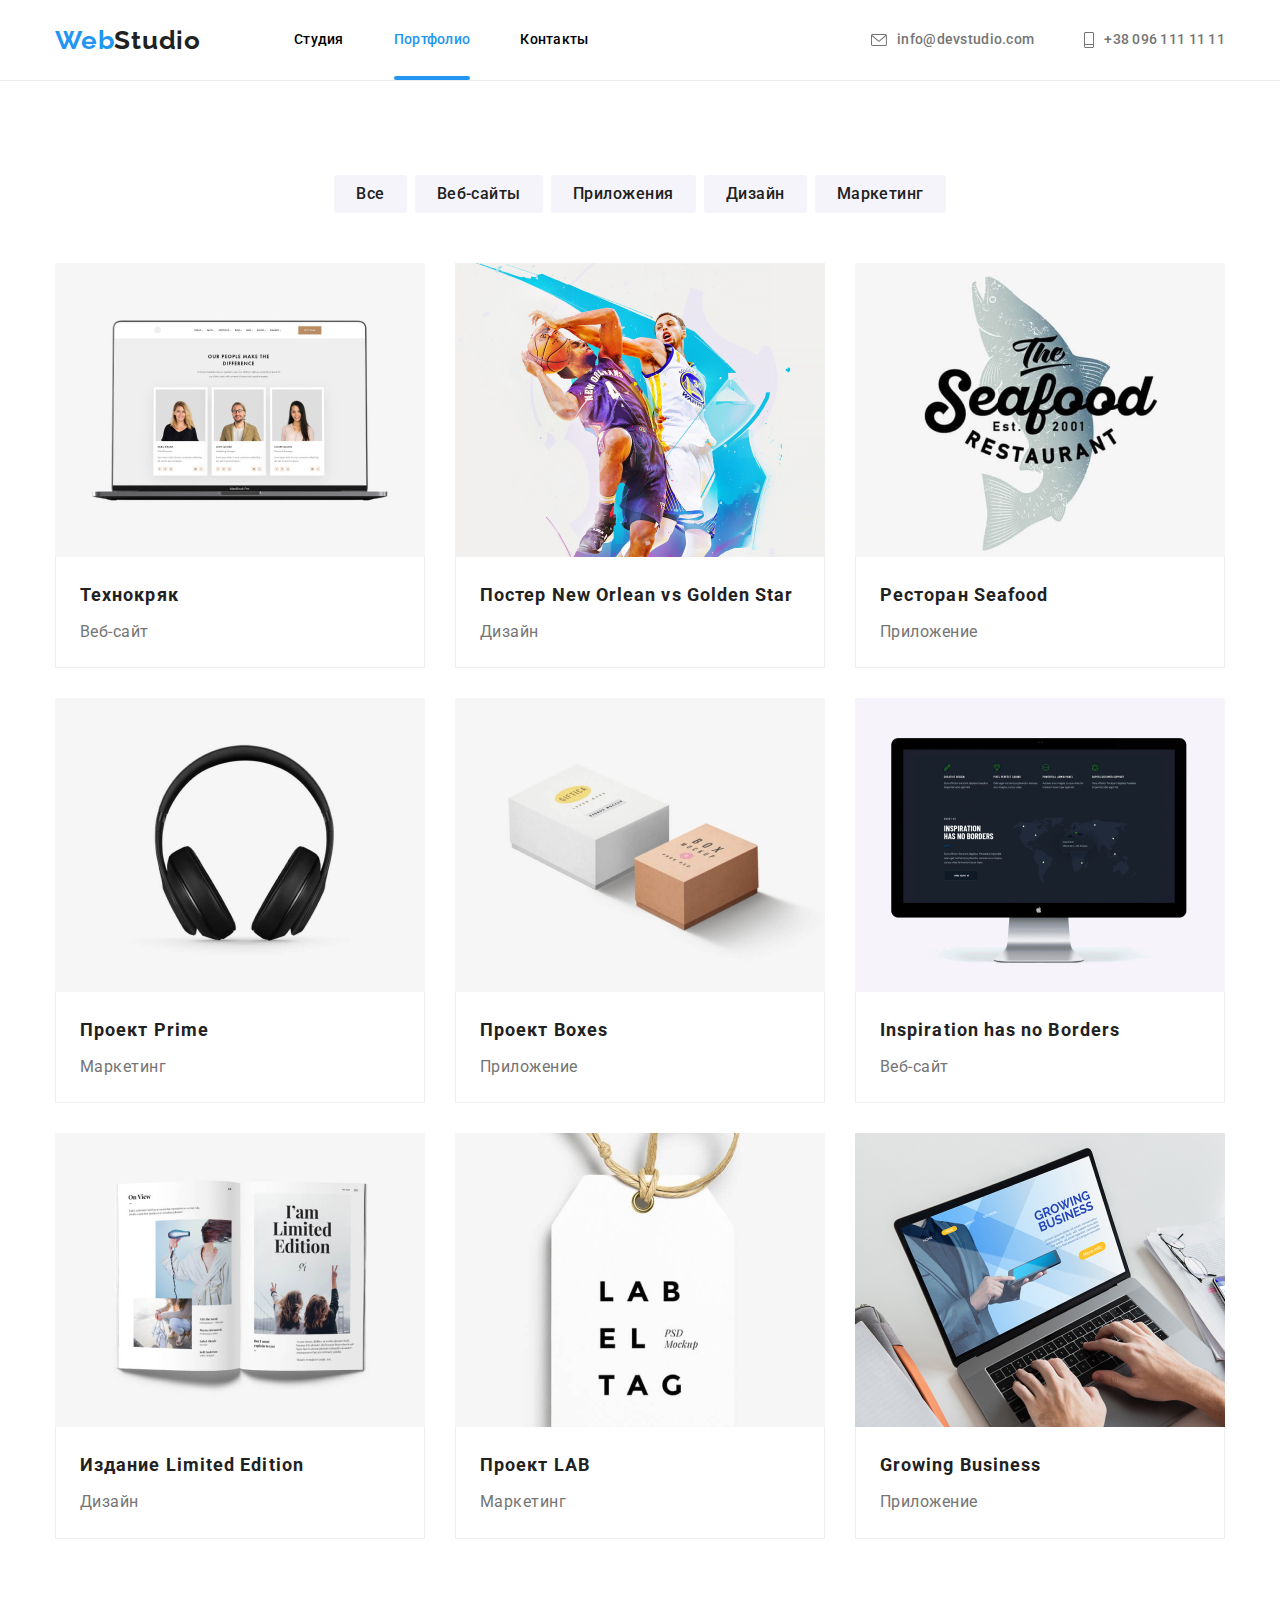
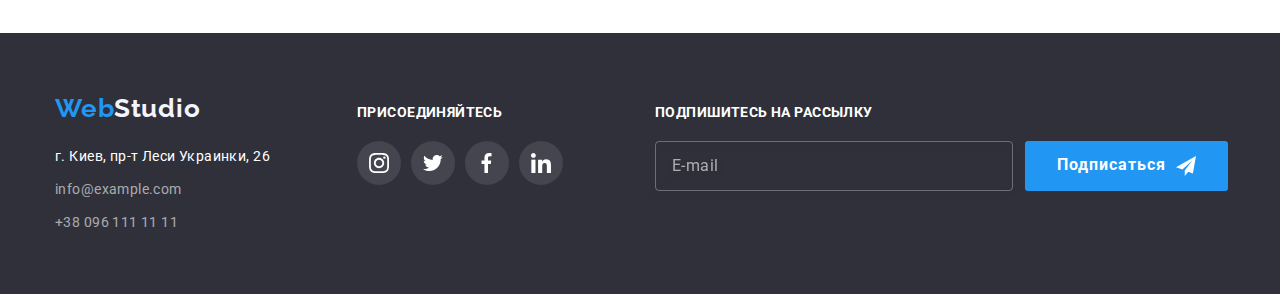
<file: portfolio.html>
<!DOCTYPE html>
<html lang="ru">

<head>
    <meta charset="UTF-8">
    <meta http-equiv="X-UA-Compatible" content="IE=edge">
    <meta name="viewport" content="width=device-width, initial-scale=1.0">
    <title>portfolio</title>
    <link
        href="https://fonts.googleapis.com/css2?family=Raleway:wght@700&family=Roboto:wght@400;500;700;900&display=swap"
        rel="stylesheet">
    <!-- <link rel="stylesheet" href="https://cdnjs.cloudflare.com/ajax/libs/modern-normalize/1.1.0/modern-normalize.min.css"> -->
    <!-- <link rel="stylesheet" href="./css/style.css"> -->
    <link rel="stylesheet" href="./css/main.min.css">
</head>

<body>

    <!-- Шапка сайта-->
    <header class="header">
        <div class="container headers">
            <nav class="navigation">
                <a class="logo link" href="index.html" lang="en">Web<span class="logo__black">Studio</span></a>
                <ul class="navigation__list list">
                    <li class="navigation__item">
                        <a class="navigation__link link" href="./index.html">Студия</a>
                    </li>
                    <li class="navigation__item">
                        <a class="navigation__link navigation__link--current" href="./portfolio.html">Портфолио</a>
                    </li>
                    <li class="navigation__item"><a class="navigation__link link" href="">Контакты</a></li>
                </ul>
            </nav>
            <ul class="contact__list list">
                <li class="contact__item">
                    <a class="contact__link contact__link-mail link" href="mailto:info@devstudio.com">
                        <svg class="contact__icon contact__icon-mail" width="16" height="12">
                            <use href="./images/icons.svg/contact.svg#massage"></use>
                        </svg>
                        info@devstudio.com</a>
                </li>
                <li class="contact__item">
                    <a class="contact__link contact__link-phone link" href="tel:+380961111111">
                        <svg class="contact__icon contact__icon-phone" width="10" height="16">
                            <use href="./images/icons.svg/contact.svg#telefon"></use>
                        </svg>+38 096 111 11 11</a>
                </li>
            </ul>
            <button type="button" class="menu-button menu-toggle js-open-menu" aril-expanded="false"
                aria-controls="mobile-menu">
                <svg class="mobile-menu__icon" width="40" height="40" aria-label="Переключатель мобильного меню">
                    <use href="./images/icons.svg/telefon-menu.svg#menu_24px"></use>
                    <!-- <use class="icon-menu" href="./images/icons.svg/telefon-menu.svg#menu"></use> -->
                </svg>
            </button>
        </div>
        <!--Mobile menu-->

        <div class="menu-container js-menu-container" id="mobile-menu">
            <button type="button" class="menu-button menu-toggle js-close-menu" aria-controls="mobile-menu">
                <svg class="mobile-menu__icon" width="40" height="40" aria-label="Переключатель мобильного меню">
                    <use class="icon-menu-close" href="./images/icons.svg/telefon-menu.svg#close_24px"></use>
                </svg>
            </button>

            <ul class="mobile-menu__nav">
                <li class="mobile-menu__item-nav">
                    <a class="mobile-menu__link-nav" href="./index.html">Студия</a>
                </li>
                <li class="mobile-menu__item-nav">
                    <a class="mobile-menu__link-nav mobile-menu__link-curent" href="./portfolio.html">Портфолио</a>
                </li>
                <li class="mobile-menu__item-nav">
                    <a href="" class="mobile-menu__link-nav">Контакты</a>
                </li>
            </ul>
            <ul class="mobile-menu__contacts">
                <li class="mobile-menu__item-contacts">
                    <a href="tel:+380961111111" class="mobile-menu__link-phone">+38 096 111 11 11</a>
                </li>
                <li class="mobile-menu__item-contacts">
                    <a href="mailto:info@devstudio.com" class="mobile-menu__link-email">info@devstudio.com</a>
                </li>
            </ul>
            <ul class="mobile-menu__socials">
                <li class="mobile-menu__item-socials">
                    <a href="" class="mobile-menu__link-socials" href="#" target="_blank"
                        rel="noopener noreferrer">Instagram</a>
                </li>
                <li class="mobile-menu__item-socials">
                    <a href="" class="mobile-menu__link-socials" href="#" target="_blank"
                        rel="noopener noreferrer">Twitter</a>
                </li>
                <li class="mobile-menu__item-socials">
                    <a href="" class="mobile-menu__link-socials" href="#" target="_blank"
                        rel="noopener noreferrer">Facebook</a>
                </li>
                <li class="mobile-menu__item-socials">
                    <a href="" class="mobile-menu__link-socials" href="#" target="_blank"
                        rel="noopener noreferrer">LinkedIn</a>
                </li>
            </ul>
            <!-- <nav class="main-nav">

                <a href="./index.html">
                    <span class="logo-accent">Web</span>
                    <span class="logo-black">Studio</span>
                </a>

                <ul class="site-nav">
                    <li class="site-nav__item"><a class="site-nav__link" href="./index.html">Студия</a></li>
                    <li class="site-nav__item"><a id="portfolio" class="site-nav__link strip"
                            href="./portfolio.html">Портфолио</a></li>
                    <li class="site-nav__item"><a class="site-nav__link" href="">Контакты</a></li>
                </ul>
            </nav>
            <ul class="contact ">
                <li class="contact__list">
                    <a class="contact__link" href="mailto:info@devstudio.com">
                        <svg class="contact__icon-massage" width="16px" height="12px">
                            <use class="icon-contact " href="./images/icons.svg/contact.svg#massage"></use>
                        </svg>
                        info@devstudio.com
                    </a>
                </li>

                <li class="contact__list">
                    <a class="contact__link" href="tel:+380961111111">
                        <svg class="contact__icon-massage" width="10" height="16px">
                            <use class="icon-contact" href="./images/icons.svg/contact.svg#telefon"></use>
                        </svg>
                        +38 096 111 11 11
                    </a>
                </li>
            </ul> -->
        </div>
    </header>
    <main>
        <!-- Фильтр-->
        <section class="section">
            <div class="container">
                <h1 class="section-title visually-hidden">Фильтр</h1>
                <ul class="filter">
                    <li class="filter__item"><button class="filter__button" type="button">Все</button></li>
                    <li class="filter__item"><button class="filter__button" type="button">Веб-сайты</button></li>
                    <li class="filter__item"><button class="filter__button" type="button">Приложения</button></li>
                    <li class="filter__item"><button class="filter__button" type="button">Дизайн</button></li>
                    <li class="filter__item"><button class="filter__button" type="button">Маркетинг</button></li>
                </ul>



                <ul class="project-list">
                    <li class="project-list__item">
                        <a class="project-list__link" href="./index.html">
                            <div class="project-list__description">

                                <picture>

                                    <source media="(min-width: 1200px)" srcset="
                                            images/images-portfiloi/img1_lg.jpg    1x,
                                            images/images-portfiloi/img1_lg@2x.jpg    2x
                      " type="image/jpg" />

                                    <source media="(min-width: 768px)" srcset="
                                        images/images-portfiloi/img1_md.jpg    1x,
                                        images/images-portfiloi/img1_md@2x.jpg    2x
                      " type="image/jpg" />

                                    <source media="(max-width: 767px    )" srcset="
                                        images/images-portfiloi/img1_sm.jpg    1x,
                                        images/images-portfiloi/img1_sm@2x.jpg    2x
                      " type="image/jpg" />
                                    <img class="project-icon" src="./images/images-portfiloi/1.jpg"
                                        alt="ноутбук с открытым веб-сайтом на котором изображено портфолио трех людей"
                                        width="450" height="294" />
                                </picture>

                                <!-- <img class="project-icon" src="./images/images-portfiloi/1.jpg"
                                alt="Ноутбук с загруженным веб-сайтом" width="370" height="294"> -->
                                <p class="project-list__paragraph">Ресурс предлагает комплексные предложения с разным
                                    уровнем функционала и сервисов. Все это позволит
                                    посетителю получить
                                    исчерпывающие сведения о компании или частном лице.</p>
                            </div>

                            <div class="project-list__text-box">
                                <h2 class="project-list__title">Технокряк</h2>
                                <p class="project-list__text">Веб-сайт</p>
                            </div>
                        </a>
                    </li>

                    <li class="project-list__item">
                        <a class="project-list__link" href="./index.html">
                            <div class="project-list__description">
                                <picture>

                                    <source media="(min-width: 1200px)" srcset="
                                                images/images-portfiloi/img2_lg.jpg 1x,
                                                images/images-portfiloi/img2_lg@2x.jpg    2x
                                                      " type="image/jpg" />

                                    <source media="(min-width: 768px)" srcset="
                                     images/images-portfiloi/img2_md.jpg   1x,
                                     images/images-portfiloi/img2_md@2x.jpg   2x
                                                      " type="image/jpg" />

                                    <source media="(max-width: 767px)" srcset="
                                    images/images-portfiloi/img2_sm.jpg    1x,
                                    images/images-portfiloi/img2_sm@2x.jpg    2x
                                                      " type="image/jpg" />
                                    <img class="project-icon" src="./images/images-portfiloi/2.jpg "
                                        alt="2 баскетбольных игрока" width="450" height="294" />
                                </picture>
                                <!-- <img class="project-icon" src="./images/images-portfiloi/2.jpg"
                                    alt="2 баскетбольных игрока" width="370" height="294"> -->
                                <p class="project-list__paragraph">Ресурс предлагает комплексные предложения с разным
                                    уровнем функционала и сервисов. Все это позволит
                                    посетителю получить
                                    исчерпывающие сведения о компании или частном лице.</p>
                            </div>

                            <div class="project-list__text-box">
                                <h2 class="project-list__title">Постер New Orlean vs Golden Star</h2>
                                <p class="project-list__text">Дизайн</p>
                            </div>
                        </a>
                    </li>

                    <li class="project-list__item">
                        <a class="project-list__link" href="./index.html">
                            <div class="project-list__description">

                                <picture>

                                    <source media="(min-width: 1200px)" srcset="
                                    images/images-portfiloi/img3_lg.jpg     1x,
                                    images/images-portfiloi/img3_lg@2x.jpg    2x
                                                      " type="image/jpg" />

                                    <source media="(min-width: 768px)" srcset="
                                    images/images-portfiloi/img3_md.jpg    1x,
                                    images/images-portfiloi/img3_md@2x.jpg    2x
                                                      " type="image/jpg" />

                                    <source media="(max-width: 767px)" srcset="
                                    images/images-portfiloi/img3_sm.jpg 1x,
                                    images/images-portfiloi/img3_sm@2x.jpg 2x
                                                      " type="image/jpg" />
                                    <img class="project-icon" src="./images/images-portfiloi/3.jpg"
                                        alt="Рыба с названием" width="450" height="294" />
                                </picture>

                                <!-- <img class="project-icon" src="./images/images-portfiloi/3.jpg" alt="Рыба с названием"
                                    width="370" height="294"> -->
                                <p class="project-list__paragraph">Ресурс предлагает комплексные предложения с разным
                                    уровнем функционала и сервисов. Все это
                                    позволит
                                    посетителю получить
                                    исчерпывающие сведения о компании или частном лице.</p>
                            </div>


                            <div class="project-list__text-box">
                                <h2 class="project-list__title">Ресторан Seafood</h2>
                                <p class="project-list__text">Приложение</p>
                            </div>
                        </a>
                    </li>

                    <li class="project-list__item">
                        <a class="project-list__link" href="./index.html">
                            <div class="project-list__description">

                                <picture>

                                    <source media="(min-width: 1200px)" srcset="
                                    images/images-portfiloi/img4_lg.jpg    1x,
                                    images/images-portfiloi/img4_lg@2x.jpg    2x
                                                      " type="image/jpg" />

                                    <source media="(min-width: 768px)" srcset="
                                    images/images-portfiloi/img4_md.jpg    1x,
                                    images/images-portfiloi/img4_md@2x.jpg    2x
                                                      " type="image/jpg" />

                                    <source media="(max-width: 767px)" srcset="
                                    images/images-portfiloi/img4_sm.jpg    1x,
                                    images/images-portfiloi/img4_sm@2x.jpg    2x
                                                      " type="image/jpg" />
                                    <img class="project-icon" src="./images/images-portfiloi/4.jpg" alt="Наушники"
                                        width="450" height="294" />
                                </picture>


                                <!-- <img class="project-icon" src="./images/images-portfiloi/4.jpg" alt="Наушники"
                                    width="370" height="294"> -->
                                <p class="project-list__paragraph">Ресурс предлагает комплексные предложения с разным
                                    уровнем функционала и сервисов. Все это
                                    позволит
                                    посетителю получить
                                    исчерпывающие сведения о компании или частном лице.</p>
                            </div>

                            <div class="project-list__text-box">
                                <h2 class="project-list__title">Проект Prime</h2>
                                <p class="project-list__text">Маркетинг</p>
                            </div>
                        </a>
                    </li>

                    <li class="project-list__item">
                        <a class="project-list__link" href="./index.html">
                            <div class="project-list__description">

                                <picture>

                                    <source media="(min-width: 1200px)" srcset="
                                    images/images-portfiloi/img5_lg.jpg   1x,
                                    images/images-portfiloi/img5_lg@2x.jpg    2x
                                                      " type="image/jpg" />

                                    <source media="(min-width: 768px)" srcset="
                                    images/images-portfiloi/img5_md.jpg    1x,
                                    images/images-portfiloi/img5_md@2x.jpg    2x
                                                      " type="image/jpg" />

                                    <source media="(max-width: 767px)" srcset="
                                    images/images-portfiloi/img5_sm.jpg    1x,
                                    images/images-portfiloi/img5_sm@2x.jpg    2x
                                                      " type="image/jpg" />

                                    <img class="project-icon" src="./images/images-portfiloi/5.jpg"
                                        alt="Белая и коричневая коробки" width="450" height="294" />
                                </picture>


                                <!-- <img class="project-icon" src="./images/images-portfiloi/5.jpg"
                                    alt="Белая и коричневая коробки" width="370" height="294"> -->
                                <p class="project-list__paragraph">Ресурс предлагает комплексные предложения с разным
                                    уровнем функционала и сервисов. Все это
                                    позволит
                                    посетителю получить
                                    исчерпывающие сведения о компании или частном лице.</p>
                            </div>

                            <div class="project-list__text-box">
                                <h2 class="project-list__title">Проект Boxes</h2>
                                <p class="project-list__text">Приложение</p>
                            </div>
                        </a>
                    </li>

                    <li class="project-list__item">
                        <a class="project-list__link" href="./index.html">
                            <div class="project-list__description">

                                <picture>

                                    <source media="(min-width: 1200px)" srcset="
                                    images/images-portfiloi/img6_lg.jpg    1x,
                                    images/images-portfiloi/img6_lg@2x.jpg    2x
                                                      " type="image/jpg" />

                                    <source media="(min-width: 768px)" srcset="
                                    images/images-portfiloi/img6_md.jpg    1x,
                                    images/images-portfiloi/img6_md@2x.jpg    2x
                                                      " type="image/jpg" />

                                    <source media="(max-width: 767px)" srcset="
                                    images/images-portfiloi/img6_sm.jpg    1x,
                                    images/images-portfiloi/img6_sm@2x.jpg    2x
                                                      " type="image/jpg" />
                                    <img class="project-icon" src="./images/images-portfiloi/6.jpg"
                                        alt="Компютер Mac с загруженой веб-страницей" width="450" height="294" />
                                </picture>


                                <!-- <img class="project-icon" src="./images/images-portfiloi/6.jpg"
                                    alt="Компютер Mac с загруженой веб-страницей" width="370" height="294"> -->
                                <p class="project-list__paragraph">Ресурс предлагает комплексные предложения с разным
                                    уровнем функционала и сервисов. Все это
                                    позволит
                                    посетителю получить
                                    исчерпывающие сведения о компании или частном лице.</p>
                            </div>


                            <div class="project-list__text-box">
                                <h2 class="project-list__title">Inspiration has no Borders</h2>
                                <p class="project-list__text">Веб-сайт</p>
                            </div>
                        </a>
                    </li>

                    <li class="project-list__item">
                        <a class="project-list__link" href="./index.html">
                            <div class="project-list__description">

                                <picture>

                                    <source media="(min-width: 1200px)" srcset="
                                    images/images-portfiloi/img7_lg.jpg    1x,
                                    images/images-portfiloi/img7_lg@2x.jpg    2x
                                                      " type="image/jpg" />

                                    <source media="(min-width: 768px)" srcset="
                                    images/images-portfiloi/img7_md.jpg    1x,
                                    images/images-portfiloi/img7_md@2x.jpg    2x
                                                      " type="image/jpg" />

                                    <source media="(max-width: 767px)" srcset="
                                    images/images-portfiloi/img7_sm.jpg    1x,
                                    images/images-portfiloi/img7_sm@2x.jpg    2x
                                                      " type="image/jpg" />
                                    <img class="project-icon" src="./images/images-portfiloi/7.jpg" alt="Журнал"
                                        width="450" height="294" />
                                </picture>



                                <!-- <img class="project-icon" src="./images/images-portfiloi/7.jpg" alt="Журнал" width="370"
                                    height="294"> -->
                                <p class="project-list__paragraph">Ресурс предлагает комплексные предложения с разным
                                    уровнем функционала и сервисов. Все это
                                    позволит
                                    посетителю получить
                                    исчерпывающие сведения о компании или частном лице.</p>
                            </div>

                            <div class="project-list__text-box">
                                <h2 class="project-list__title">Издание Limited Edition</h2>
                                <p class="project-list__text">Дизайн</p>
                            </div>
                        </a>
                    </li>

                    <li class="project-list__item">
                        <a class="project-list__link" href="./index.html">
                            <div class="project-list__description">

                                <picture>

                                    <source media="(min-width: 1200px)" srcset="
                                    images/images-portfiloi/img8_lg.jpg    1x,
                                    images/images-portfiloi/img8_lg@2x.jpg    2x
                                                      " type="image/jpg" />

                                    <source media="(min-width: 768px)" srcset="
                                    images/images-portfiloi/img8_md.jpg    1x,
                                    images/images-portfiloi/img8_md@2x.jpg    2x
                                                      " type="image/jpg" />

                                    <source media="(max-width: 767px)" srcset="
                                    images/images-portfiloi/img8_sm.jpg    1x,
                                    images/images-portfiloi/img8_sm@2x.jpg    2x
                                                      " type="image/jpg" />
                                    <img class="project-icon" src="./images/images-portfiloi/8.jpg" alt="Визитка"
                                        width="450" height="294" />
                                </picture>



                                <!-- <img class="project-icon" src="./images/images-portfiloi/8.jpg" alt="Визитка"
                                    width="370" height="294"> -->
                                <p class="project-list__paragraph">Ресурс предлагает комплексные предложения с разным
                                    уровнем функционала и сервисов. Все это
                                    позволит
                                    посетителю получить
                                    исчерпывающие сведения о компании или частном лице.</p>
                            </div>

                            <div class="project-list__text-box">
                                <h2 class="project-list__title">Проект LAB</h2>
                                <p class="project-list__text">Маркетинг</p>
                            </div>
                        </a>

                    </li>
                    <li class="project-list__item">
                        <a class="project-list__link" href="./index.html">
                            <div class="project-list__description">

                                <picture>

                                    <source media="(min-width: 1200px)" srcset="
                                    images/images-portfiloi/img9_lg.jpg    1x,
                                    images/images-portfiloi/img9_lg@2x.jpg    2x
                                                      " type="image/jpg" />

                                    <source media="(min-width: 768px)" srcset="
                                    images/images-portfiloi/img9_md.jpg    1x,
                                    images/images-portfiloi/img9_md@2x.jpg    2x
                                                      " type="image/jpg" />

                                    <source media="(max-width: 767px)" srcset="
                                    images/images-portfiloi/img9_sm.jpg    1x,
                                    images/images-portfiloi/img9_sm@2x.jpg    2x
                                                      " type="image/jpg" />
                                    <img class="project-icon" src="./images/images-portfiloi/9.jpg"
                                        alt="Человек за ноутбуком" width="450" height="294" />
                                </picture>



                                <!-- <img class="project-icon" src="./images/images-portfiloi/9.jpg"
                                    alt="Человек за ноутбуком" width="370" height="294"> -->
                                <p class="project-list__paragraph">Ресурс предлагает комплексные предложения с разным
                                    уровнем функционала и сервисов. Все это
                                    позволит
                                    посетителю получить
                                    исчерпывающие сведения о компании или частном лице.</p>
                            </div>
                            <div class="project-list__text-box">
                                <h2 class="project-list__title">Growing Business</h2>
                                <p class="project-list__text">Приложение</p>
                            </div>
                        </a>
                    </li>
                </ul>
            </div>
        </section>
        <!--Список-->

    </main>

    <!-- Футер-->
    <footer class="footer">
        <div class="container container-footer">

            <div class="footer-address">
                <a href="./index.html">
                    <span class="logo-accent">Web</span>
                    <span class="logo-white">Studio</span>
                </a>
                <address class="address">
                    <ul class="adress-list">
                        <li class="adress__item"><a class="adress" href="" target="_blank" rel="noopener noreferrer">г.
                                Киев, пр-т
                                Леси Украинки, 26</a> </li>
                        <li class="adress__item"><a class="info" href="mailto:info@devstudio.com">info@example.com</a>
                        </li>
                        <li class="adress__item"><a class="info" href="tel:+380961111111">+38 096 111 11 11</a> </li>
                    </ul>
                </address>
            </div>

            <div class="socials-footer">
                <h2 class="footer-title">Присоединяйтесь</h2>
                <ul class="socials-footer__list">

                    <li class="socials-footer__item">
                        <a class="socials-footer__link" href="">
                            <svg class="icon-footer" width="20px" height="20px">
                                <use href="./images/icons.svg/networks.svg#instagram"> </use>
                            </svg>
                        </a>
                    </li>


                    <li class="socials-footer__item">
                        <a class="socials-footer__link" href="">
                            <svg class="icon-footer" width="20px" height="20px">
                                <use href="./images/icons.svg/networks.svg#twitter"> </use>
                            </svg>
                        </a>
                    </li>

                    <li class="socials-footer__item">
                        <a class="socials-footer__link" href="">
                            <svg class="icon-footer" width="20px" height="20px">
                                <use href="./images/icons.svg/networks.svg#facebook"> </use>
                            </svg>
                        </a>
                    </li>

                    <li class="socials-footer__item">
                        <a class="socials-footer__link" href="">
                            <svg class="icon-footer" width="20px" height="20px">
                                <use href="./images/icons.svg/networks.svg#linkedin"></use>
                            </svg>
                        </a>

                    </li>
                </ul>
            </div>


            <div class="sign">
                <h2 class="footer-title">Подпишитесь на рассылку</h2>
                <form class="form-footer">




                    <label class="footer-label">
                        <input type="text" class="footer-input" name="email" placeholder="E-mail">
                    </label>


                    <button class="button" type="submit">
                        <span class="footer-span">Подписаться</span>
                        <svg class="footer-icon" width="20px" height="20px">
                            <use href="./images/icons.svg/modal-icon.svg#footer-email"></use>
                        </svg>

                    </button>

                </form>
            </div>
        </div>
    </footer>

    <script src="./js/menu.js"></script>
</body>

</html>
</file>
<file: css/style.css>
/* Основной цвет текста  color: #212121;      --title-text-color:#212121; */
/* вторичный текст контакты,абзац  color: #757575; --primari-text-color: #757575; */
/* цвет фона background: #FFFFFF;        --primari-white-color:#FFFFFF;*/
/* контакты в футере    --contact-footer: rgba(255, 255, 255, 0.6); */
/* цвет кнопок background: --accent-color: #2196F3;*/
/* цвет героя и футера     --hero-bgrcolor: #2F303A; */
/* фон кнопки в фильтре --button-filter: #F5F4FA; */
/* Кнопка героя ховер  --hover-button: #188ce8; */
/* border-box --border-box: #EEEEEE; */


:root {
--title-text-color: #212121;
--primari-text-color: #757575;
--primari-white-color:#FFFFFF;
--contact-footer: rgba(255, 255, 255, 0.6);
--accent-color: #2196F3;
--hero-bgrcolor: #2F303A;
--button-filter: #F5F4FA;
--hover-button: #188ce8;
--border-box: #EEEEEE;
--var--bg-icon: #afb1b8;
--timing-function: cubic-bezier(0.4, 0, 0.2, 1);
}


body {
background-color: var(--primari-white-color);
color: var(--primari-text-color);
font-family: Roboto, sans-serif;

font-size: 14px;
line-height: 1.71;
letter-spacing: 0.03em;
}


ul {
    list-style: none;
}


/* утилиты */

.container {
    width: 1200px;
    /* outline: 2px solid; */
    padding-left: 15px;
    padding-right: 15px;
    margin-left: auto;
    margin-right: auto;
}

.list {
    margin: 0;
    padding: 0;
    list-style: none;
}

/* Main-nav */
.main-nav {
    display: flex;
    align-items: center;
    justify-content: space-evenly;
}



/* header */

.header {
    border-bottom: 1px solid var(--border-box);
    font-weight: 500;
    font-size: 14px;
    line-height: 1.2;
    letter-spacing: 0.02em;
}

.container.headers {
        display: flex;

        position: relative;
        /* position: fixed;
        width: 100%;
        z-index: 2;
        top: 0;
        left: auto;
        right: auto;
        min-height: 80px;
        background-color: white; */
        align-items: center;
    
}





.logo-accent,
.logo-black,
.logo-white {
    font-family: Raleway, sans-serif;
    font-weight: 700;
    font-size: 26px;
    line-height: 1.2;
    letter-spacing: 0.03em;
}

.logo-link:focus{
    fill: red;
}

.logo-accent {
    color: var(--accent-color);
    margin-right: -4px;
}
.logo-black {
    color: var(--title-text-color);
}

.logo-white {
    color: var(--button-filter);
}

/* site nav  */

.site-nav {
margin-bottom: 0;
margin-top: 0;
padding-left: 0;
display: flex;
margin-left: 93px;

}

/* .site-nav .item {
    background-color: tomato;
    
} */

.site-nav__item:not(:last-child) {
    margin-right: 50px;
    

}


.site-nav__link {
    font-family: 'Roboto';
        font-style: normal;



    position: relative;
    color: var(--title-text-color);
    display: block;
    padding-top: 32px;
    padding-bottom: 32px;
    font-weight: 500;
    font-size: 14px;
    line-height: 1.2;
    letter-spacing: 0.02em;
    transition: color 250ms var(--timing-function);
    
}




.site-nav__link:hover,
.site-nav__link:focus {
    color: var(--accent-color);
}


.strip::after {
    display: block;
    position: absolute;
    content: '';
    bottom: 0;
    width: 100%;
    height: 4px;
    background-color: var(--accent-color);
    border-radius: 2px;
transform: scaleX(t 1);
    transition: 250ms var(--timing-function);
}

.strip:hover::after {
transform: scaleX(1)
}


#studio {
    color: var(--accent-color);
}

#portfolio {
    color: var(--accent-color);
}


/* Contact */


.contact {
    display: inline-flex;
    align-items: center;
    margin-bottom: 0;
    margin-top: 0;
    padding-left: 0;
    margin-left: auto;
    
}





.contact .item {
    padding: 32px 0px;
    margin: 0;

}

li.item.items {

    display: inline-flex;
    align-items: center;
}

.contact .contact__list + .contact__list {
    margin-left: 30px;
}


a.contact__link:hover,
.contact__link:focus {
    color: #188ce8;
    fill: #188ce8;
    
}


/* .contact-link:hover {
    color: var(--accent-color);
} */

.contact__link{
    display: flex;
    align-items: center;
    font-family: 'Roboto';
    fill: currentColor;
    padding-top: 32px;
    padding-bottom: 32px;

        transition: color 250ms var(--timing-function), 
        fill 250ms var(--timing-function) ;
    
}


.contact__icon-massage {
    margin-right: 10px;
    /* fill: currentColor; */
}


/* .items::before {
    display: inline-block;
    content: '';
    margin-right: 10px;
    width: 20px;
    height: 20px;
    background-size: contain;
    background-repeat:no-repeat;
    background-position: center;
}

li.item.items::before {
    fiil: red;
} */


/* .items:nth-child(1)::before {
    background-image: url(../images/icons.svg/massage.svg);
    width: 16px;
    height: 12px;
    
}



.items:nth-child(2)::before {
    background-image: url(../images/icons.svg/telefon.svg);
    width: 10px;
    height: 16px;
} */



/* .flex-feature::before {
    display: block;
    content: '';
    height: 120px;
    margin-bottom: 30px;
    background-size: 65.32px, contain;
    background-repeat: no-repeat;
    background-position: center;
    background-color: #F5F4FA;
} */







a {
    text-decoration: none;
    color: currentColor;
}

h1,
h2,
h3,
p {
    margin: 0;
}


/* Герой index */

.hero {
text-align: center;
padding-top: 200px;
padding-bottom: 200px;
margin-left: auto;
margin-right: auto;
background: #C4C4C4;
background-image: linear-gradient(to right,
rgba(47, 48, 58, 0.4),
rgba(47, 48, 58, 0.4)
), url(../images/icons.svg/heroo.jpg);
background-repeat: no-repeat;
background-position: center;
background-size: cover;
max-width: 1600px;
height: 600px;

}



.hero__title {
    color: var(--primari-white-color);
    font-weight: 900;
    font-size: 44px;
    line-height: 1.4;
    letter-spacing: 0.06em;
    text-align: center;
    text-transform: uppercase;
    width: 696px;
    margin-left: auto;
    margin-right: auto;
    margin-bottom: 30px;
}

/* Кнопки */

.filter .filter__item + .filter__item {
    margin-left: 8px;
}


.filter {
    display:flex;
    margin: 0;
    padding-left: 0;
    justify-content: center;
    margin-bottom: 50px;
    
}




.button {
    min-width: 200px;
    
    padding: 10px 32px;
    background-color: var(--accent-color);
    color: var(--primari-white-color);
    display: flex;
    margin-left: auto;
    margin-right: auto;
    font-weight: 700;
    font-size: 16px;
    line-height: 1.9;
    align-items: center;
    justify-content: center;
    text-align: center;
    letter-spacing: 0.06em;
    cursor: pointer;
    border: none;
    border-radius: 3px;
    transition: box-shadow 250ms var(--timing-function), background-color 250ms var(--timing-function);
}

.button:hover,
.button:focus {
    outline: none;
    box-shadow: 0px 4px 4px rgba(0, 0, 0, 0.15);
    background-color: var(--hover-button);
}

/* Modal window */

.backdrop {

    position: fixed;
    top: 0;
    left: 0;
    width: 100%;
    height: 100%;

    background: rgba(0, 0, 0, 0.2);
    opacity: 1;
    transition: opacity 250ms var(--timing-function);
}

.backdrop.is-hidden {
    
    opacity: 0;
    pointer-events: none;
}

.backdrop.is-hidden .modal {
    transform: translate(-50%, -50%) scale(1.1);
}

.modal {
    
    position: absolute;
    top: 50%;
    left: 50%;
    transform: translate(-50%, -50%) scale(1);
    transition: transform 250ms var(--timing-function),
        scale 250ms var(--timing-function);
    border-radius: 4px;
    width: 528px;
    height: 581px;
    padding: 40px;
    background-color: #fff;
    
}


.button-close {
    display: flex;
    position: absolute;
    top: 8px;
    right: 8px;
    width: 30px;
    height: 30px;

    fill: black;
    border: none;
    cursor: pointer;
    border: 1px solid black;
    border-radius: 50px;
    outline: none;
    background-color: white;
    transition: fill 250ms var(--timing-function), border-color 250ms var(--timing-function) ;
}

.button-close:hover,
.button-close:focus {
    fill: #2196F3;
    border-color: #2196F3;
    
}


.button-close svg {
    position: absolute;
    top: 50%;
    left: 30%;

    transform: translateY(-50%);

}

.icon-close {
    display: flex;
    align-items: center;
    justify-content: center;
}





.form-modal {
    display: block;

height: 100%;
/* outline: 1px solid tomato; */
margin-left: auto;
margin-right: auto;


}

.title-modal {
font-family: 'Roboto';
text-align: center;
font-weight: 700;
font-size: 20px;
line-height: 1.15;
letter-spacing: 0.03em;
margin-bottom: 30px;
color: var(--title-text-color); 
}



.form-field{
    position: relative;
    display: flex;
    flex-direction: column;
    /* outline: 1px solid teal; */
    margin-bottom: 20px;
}

.form-field:nth-child(4) {
    margin-bottom: 10px;
}





/* .form-field:nth-child(-n + 3) {
    margin-bottom: 15px;
} */

.form-comment {
    position: relative;
    display: block;
    flex-direction: column;
    
    margin-bottom: 20px;
    margin-top: 4px;
    width: 448px;
    height: 120px;
}



.icon-modal {
    display: inline-block;
    position: absolute;
    top: 50%;
    left: 15px;
    fill: var(--title-text-color);
    transform: translateY(-50%);
    transition: fill 250ms var(--timing-function);
}

.form-field:hover .icon-modal {
fill: #2196F3;
}


/* MODAL 2 */

/* .form-field:focus-within > .icon-modal{
    
 fill: blue;
}

.form-field:focus-within > .form-label {
transform: translateY(-33px);
}

.form-input:not(:placeholder-shown) + .form-label {
transform: translateY(-50px);
} 
 */




/* Modal 1 Хороший ВАРИАНТ! */ 
.form-input:focus~.icon-modal,
.form-input:hover~.icon-modal {
    fill: var(--accent-color);
}


.form-input:focus + .form-label, .form-input:not(:placeholder-shown) + .form-label {
    transform: translateY(-40px);
}

.form-input:placeholder-shown {
    background-color: white;
}


/* MODAL 3 в процессе без ID и bez LABEL */
/* 
.form-field:focus-within > .icon-modal {
    fill: rgb(14, 161, 230);
}


.form-field:focus-within > .form-label {
    transform: translateY(-210%);
}


.form-input:not(:placeholder-shown) + .form-label {
transform: translateY(-35px);
} */

.chekbox {
/*     
    appearance: none;
    -webkit-appearance: none; */
    position: absolute;
    width: 1px;
    height: 1px;
    margin: -1px;
    border: 0;
    padding: 0;
    clip: rect(0 0 0 0);
    overflow: hidden;
}

.field-checkbox {
    display: flex;
    align-items: center;
    justify-content: center;
    margin-bottom: 30px;
    
}

/* .field-checkbox:hover,
.field-checkbox:focus {
    border-color: #2196F3;
} */

.icon-chekbox {
    display: inline-block;
    cursor: pointer;
    width: 15px;
    height: 15px;
    border: 2px solid #2a2a2a;
    border-radius: 4px;
    margin-right: 8px;
}

.icon-chekbox:focus,
.icon-chekbox:hover {
    border-color: #2196F3;
}

.links-checkbox {

    font-size: 14px;
    line-height: 1.71;

    letter-spacing: 0.03em;
    color: #2196F3;
    margin-left: 3px;
    text-decoration: underline;
}

.span-modal{
font-size: 14px;
line-height: 1.71;
color: #757575;;
letter-spacing: 0.03em;
}




.chekbox:checked + .icon-chekbox {
    border-color: #2196F3;
    background-color: #2196F3;
    background-image: url(../images/icons.svg/icon-check.svg);
    background-size: contain;
    background-origin: border-box;
    
}





/* MODAL */

.form-label {
    position: absolute;
    top: 54%;
    left: 42px;
    
    transform: translateY(-50%);
    transition: transform 250ms var(--timing-function);
}

.form-field input {
    width: 448px;
    height: 40px;
    margin: 0;
    cursor: pointer;
    padding-left: 42px;
    border-radius: 4px;
    border: 1px solid rgba(33, 33, 33, 0.2);
    transition: border-color 250ms var(--timing-function);
    outline: none;
}

.form-field input:hover,
.form-field input:focus {
    border-color: #2196F3;
}

.form-field input[type="checkbox"] {
    width: 16px;
    height: 15px;
}


/* .form-field:focus-within>.form-input {
   color: rgb(14, 161, 230);
} */

textarea {
    width: 448px;
    height: 120px;
    padding-left: 16px;
    padding-right: 16px;
    padding-bottom: 12px ;
    padding-top: 12px ;
    cursor: pointer;
    border: 1px solid rgba(33, 33, 33, 0.2);
    border-radius: 4px;
    transition: border-color 250ms var(--timing-function);
    outline: none;
    resize: none;
}

.title-comment {
    margin-bottom: 4px;
    margin-top: 10px;
}

.form-comment textarea:hover,
.form-comment textarea:focus {
    border-color: #2196F3;
}








.form-field input::placeholder {
    color: #C4C4C4;
}

.form-field textarea::placeholder {
    color: #C4C4C4;
}




.form-field label {
    margin-bottom: 4px;

font-weight: 400;
font-size: 12px;
line-height: 1.2;
/* identical to box height */

letter-spacing: 0.01em;

color: #757575;
}

/* 
        display: flex;
        align-items: center;
        color: #757575;
        fill: #757575;
        padding-top: 32px;
        padding-bottom: 32px;
        font-weight: 500;
        font-size: 14px;
        line-height: 16px;
        letter-spacing: 0.02em;
        transition: color 250ms var(--timing-function),
        fill 250ms var(--timing-function);

    position: relative;
    color: var(--title-text-color);
    display: block;
    padding-top: 32px;
    padding-bottom: 32px;
    font-weight: 500;
    font-size: 14px;
    line-height: 1.2;
    letter-spacing: 0.02em;
    transition: color 250ms var(--timing-function);
 */


/* section */


.section-title {
    color: var(--title-text-color);
    margin-top: 0;
    margin-bottom: 50px;
    text-align: center;
}


h2 {
    margin-top: 0;
    font-weight: 700;
    font-size: 36px;
}



/* Преимущество компании  */



.feature-list {
    display: flex;

}

.feature-list .flex-feature + .flex-feature {
    margin-left: 30px;
}

.container-feature {
display: inline-flex;
align-items: center;
justify-content: center;
background: #F5F4FA;
border-radius: 4px;
width: 270px;
height: 120px;
margin-bottom: 30px;
}





/* .flex-feature::before {
    display: block;
    content: '';
    height: 120px;
    margin-bottom: 30px;
    background-size: 65.32px, contain;
    background-repeat: no-repeat;
    background-position: center;
    background-color: #F5F4FA;
} */

/* .flex-feature:nth-child(1)::before {
    background-image: url("../images/icons.svg/antena.svg");
}

.flex-feature:nth-child(2)::before {
    background-image: url("../images/icons.svg/clock\ .svg");
}

.flex-feature:nth-child(3)::before {
    background-image: url("../images/icons.svg/televizor.svg");
}

.flex-feature:nth-child(4)::before {
    background-image: url("../images/icons.svg/astronautfull.svg");
} */

.feature__title {
    color: var(--title-text-color);
    margin-top: 0;
    margin-bottom: 10px;
    font-weight: 700;
    font-size: 14px;
    line-height: 1.2;
    letter-spacing: 0.03em;
    text-transform: uppercase;
}

.visually-hidden {
position: absolute;
white-space: nowrap;
width: 1px;
height: 1px;
overflow: hidden;
border: 0;
padding: 0;
clip: rect(0 0 0 0);
clip-path: inset(50%);
margin: -1px;
}
/* Section work */


.section {
    padding-top: 94px;
    padding-bottom: 94px;
}



.section.work {
    padding-top: 0;

}

.work__list {
display: flex;

flex-wrap: wrap;
}


.work__item + .work__item{
    margin-left: 30px;
}

.work__item {
    position: relative;
justify-content: center;
align-items: center;
width: 370px;
flex-basis: calc(100% / 4);
}



.work__text{
display: flex;
justify-content: center;
align-items: center;
font-weight: 700;
font-size: 14px;
line-height: 1.2px;
width: 100%;
height: 72px;
bottom: 0;
position: absolute;
background: rgba(47, 48, 58, 0.8);
color: var(--primari-white-color);
text-transform: uppercase;
letter-spacing: 0.03em;






/* display: flex;
font-weight: 700;
font-size: 14px;
line-height: 1.2px;
letter-spacing: 0.03em;
text-transform: uppercase;
color: #FFFFFF;
width: 205px;
height: 16px;
left: 90px;
right: 90px;
bottom: 27px;
transform: translate(-50%, -50%);
position: absolute;
background:#188ce8; */


}





    /* Section team */



.team__list {
    display: flex;
    text-align: center;
}

.team__item {
    width: 270px;
    box-shadow: 0px 2px 3px 1px rgba(0, 0, 0, 0.14);

}

.section--team .team__item + .team__item {
    margin-left: 30px;

}


.section--team {
    background-color: var(--button-filter);
}


.team__staff{
padding: 30px 32px;
background-color: #FFFFFF;

} 

img {
    display: block;
}




.team__title{
    color: var(--title-text-color);
    font-weight: 500;
    font-size: 16px;
    line-height: 1.2;
    text-align: center;
    letter-spacing: 0.03em;
    margin-top: 0;
    margin-bottom: 10px;
}

.feature__text {
font-size: 14px;
line-height: 1.71;
letter-spacing: 0.03em;
color: #757575;
}

.team__text {
font-size: 16px;
line-height: 1.2;
letter-spacing: 0.03em;
margin-top: 0;
margin-bottom: 16px;
}

.flex-team .socials__links:not(:last-child) {
margin-right: 10px;
}

/* 11 УБРАЛ ФИЛЛ С socials-links ОСТАВИЛ ФОН И ДОБАВИЛ ФИЛЛ НА SVG!   */
.socials__links {
display: inline-flex;
align-items: center;
justify-content: center;
fill: var(--var--bg-icon);
background-color: var(--primari-white-color);
width: 44px;
height: 44px;
border-radius: 50px;
/* fill: #AFB1B8; */
transition: background-color 250ms var(--timing-function), fill 250ms var(--timing-function);
}

.socials__links:hover,
.socials__links:focus {
    fill: var(--primari-white-color);
    background-color: var(--accent-color);
}


/* 11 */

.socials__team {
display: flex;
justify-content: center;
align-items: baseline;
padding-left: 0;
margin: 0;
}

.socials__item:not(:last-child) {
    margin-right: 10px;

}



/* PORTFOLIO */



.project-list__description {
position: relative;
overflow: hidden;

}

.project-list__description::before {
    display: inline-block;
    content: '';
    width: 100%;
    height: 100%;
    background: rgba(33, 150, 243, 0.9);
    position: absolute;
    transform: translateY(+100%);
    
    transition: transform var(--timing-function) 250ms ;
    /* opacity: 0; */
}

.project-list__link:hover .project-list__description::before,
.project-list__link:focus .project-list__description::before {
    transform: translateY(0);
}

.project-list__item:hover .project-list__description::before {
    /* opacity: 1; */
}

.project-list__paragraph {
    display: flex;
    font-size: 18px;
    line-height: 1.56;
    letter-spacing: 0.03em;
    align-items: center;
    justify-content: center;
    width: 100%;
    height: 100%;
    padding-left: 24px;
    padding-right: 24px;
    padding-top: 63px;
    padding-bottom: 63px;
    position: absolute;
    bottom: 0;
    color: var(--primari-white-color);
    transform: translateY(+100%);
    /* opacity: 0; */
    transition: transform 250ms var(--timing-function);
}

.project-list__link:hover .project-list__paragraph,
.project-list__link:focus .project-list__paragraph {
    transform: translateY(0);
    
}


.project-list__text-box {
    padding: 20px 24px;
    border-right: 1px solid var(--border-box);
    border-bottom: 1px solid var(--border-box);
    border-left: 1px solid var(--border-box);
    width: 370px;
    
}

.project-list {
display: flex;
flex-wrap: wrap;
padding: 0;
margin: 0;
}

.project-list__item {
margin-right: 30px;

}

.project-list__item:nth-child(-n + 6) {
    margin-bottom: 30px;
}

.project-list__item:nth-child(3n) {
    margin-right: 0;
}

.project-list__link{
display: block;
}

.project-list__link:hover,
.project-list__link:focus {
box-shadow: 1px 4px 6px 0px #00000029, 0px 4px 4px 0px #0000000f, 0px 1px 1px 0px #0000001f;
}



.project-list__title {
    margin: 0;
    margin-bottom: 4px;
    margin-right: auto;
}




.project-list .project-list__title {
    color: var(--title-text-color);
    font-weight: 700;
    font-size: 18px;
    margin-left:auto;
    text-align: left;
    line-height: 2;
    letter-spacing: 0.06em;
}




.project-list .project-list__text {
    color: var(--primari-text-color);
    font-size: 16px;
    line-height: 1.9;
    letter-spacing: 0.03em;
    margin: 0;
}

/* Фильтр */


.section .item {

}





.filter__button {

position: relative;
background-color: var(--button-filter);
color: var(--title-text-color);
padding: 6px 22px;
font-weight: 500;
font-size: 16px;
line-height: 1.6;
cursor: pointer;
text-align: center;
border: none;
border-radius: 3px;
letter-spacing: 0.03em;

transition: background-color 250ms var(--timing-function) ,
color 250ms var(--timing-function), box-shadow 250ms var(--timing-function)
}

.filter__button:hover,
.filter__button:focus {
    background-color: var(--accent-color);
    color: var(--primari-white-color);
    box-shadow: 0px 3px 1px rgba(0, 0, 0, 0.1), 0px 1px 2px rgba(0, 0, 0, 0.08), 0px 2px 2px rgba(0, 0, 0, 0.12);
}



/* Clients */

.client {
    display: flex;
    justify-content: center;
    align-items: center;
    margin: 0;
    padding-left: 0px;

    
}

.client__item:not(:last-child) {
    margin-right: 30px;
}

.client__item {
width: 170px;
height: 92px;
}


.client__links {
display: flex;
justify-content: center;
align-items: center;
width: 170px;
height: 92px;
fill: var(--var--bg-icon);
border: 1px solid var(--var--bg-icon); 
border-radius: 3px;
transition: border 250ms var(--timing-function);
outline: none;
}


.client__links:focus,
.client__links:hover {
fill: var(--accent-color);
border: 1px solid var(--accent-color);
}

/* footer */



.footer {
    padding-top: 60px;
    padding-bottom: 60px;
}


.adress-list {
    padding: 0;
    margin: 0;
}

.adress__item {
    margin-bottom: 9px;
    
}
.adress__item:last-child {
    margin-bottom: 0;
}


.address {
    margin-top: 20px;
    font-style: normal;
}


.footer .adress {
    color: var(--primari-white-color);
    font-size: 14px;
    line-height: 1.7;
    letter-spacing: 0.03em;
    margin-top: 20px;
    
}

.footer {
background-color: var(--hero-bgrcolor);
}

.footer .info {
font-family: 'Roboto';
color: rgba(255, 255, 255, 0.6);
font-size: 14px;
line-height: 1.7;
letter-spacing: 0.03em;
transition: color 250ms var(--timing-function);
}

.info:hover,
.info:focus {
    color: var(--accent-color);
}


.container-footer {
    display: flex;
    align-items: baseline;
}




.socials-footer__link {
display: flex;
align-items: center;
justify-content: center;
width: 44px;
height: 44px;
fill: var(--primari-white-color);
background-color: rgba(255, 255, 255, 0.1);
border-radius: 50px;
transition: background-color 250ms var(--timing-function),
fill 250ms var(--timing-function);
}

.socials-footer__link:hover,
.socials-footer__link:focus {
    background-color:#188ce8;
    fill: white;
}

.socials-footer__item:not(:last-child) {
    margin-right: 10px;

}


.socials-footer{
    margin-left: 70px;
}


.form-footer {
    display: flex;
}

.sign {
    margin-left: auto;
}




.footer-input {
filter: drop-shadow(0px 4px 4px rgba(0, 0, 0, 0.15));
border: 1px solid rgba(255, 255, 255, 0.3);
border-radius: 4px;
width: 358px;
height: 50px;
padding-left: 16px;
color: white;
background: transparent;
outline: none;
transition: border-color 250ms var(--timing-function);
}

.footer-input:focus,
.footer-input:hover {
    border-color: #2196F3;
}

.socials-footer__list {
display: flex;
margin: 0;
padding: 0;
}



.footer-title {
font-family: 'Roboto';
font-weight: 700;
margin-bottom: 20px;
font-weight: 700;
font-size: 14px;
line-height: 1.2;
letter-spacing: 0.03em;
text-transform: uppercase;
color: #FFFFFF;
}

.footer-label{
margin-right: 12px;
}

.footer-label input::placeholder {

/* padding-left: 16px; */
font-size: 16px;
line-height: 1.2;

letter-spacing: 0.03em;
color: rgba(255, 255, 255, 0.6);

}







.footer-span {
font-family: 'Roboto';
font-style: normal;
font-weight: 700;
font-size: 16px;
line-height: 1.88;
display: flex;
align-items: center;
text-align: center;
letter-spacing: 0.06em;
margin-right: 4px;
}
</file>
<file: css/main.min.css>
:root{--title-text-color: #212121;--primari-text-color: #757575;--primari-white-color: #FFFFFF;--contact-footer: rgba(255, 255, 255, 0.6);--accent-color: #2196F3;--hero-bgrcolor: #2F303A;--button-filter: #F5F4FA;--hover-button: #188ce8;--border-box: #EEEEEE;--var--bg-icon: #afb1b8;--timing-function: cubic-bezier(0.4, 0, 0.2, 1)}:root{--title-text-color: #212121;--primari-text-color: #757575;--primari-white-color: #FFFFFF;--contact-footer: rgba(255, 255, 255, 0.6);--accent-color: #2196F3;--hero-bgrcolor: #2F303A;--button-filter: #F5F4FA;--hover-button: #188ce8;--border-box: #EEEEEE;--var--bg-icon: #afb1b8;--timing-function: cubic-bezier(0.4, 0, 0.2, 1)}.visually-hidden{position:absolute;white-space:nowrap;width:1px;height:1px;overflow:hidden;border:0;padding:0;clip:rect(0 0 0 0);-webkit-clip-path:inset(50%);clip-path:inset(50%);margin:-1px}/*! modern-normalize v1.1.0 | MIT License | https://github.com/sindresorhus/modern-normalize */*,::before,::after{-webkit-box-sizing:border-box;box-sizing:border-box}html{line-height:1.15;-webkit-text-size-adjust:100%;-moz-tab-size:4;-o-tab-size:4;tab-size:4}hr{height:0;color:inherit}abbr[title]{-webkit-text-decoration:underline dotted;text-decoration:underline dotted}b,strong{font-weight:bolder}code,kbd,samp,pre{font-family:ui-monospace,SFMono-Regular,Consolas,"Liberation Mono",Menlo,monospace;font-size:1em}small{font-size:80%}sub,sup{font-size:75%;line-height:0;position:relative;vertical-align:baseline}sub{bottom:-0.25em}sup{top:-0.5em}table{text-indent:0;border-color:inherit}button,input,optgroup,select,textarea{font-family:inherit;font-size:100%;line-height:1.15;margin:0}button,select{text-transform:none}button,[type=button],[type=reset],[type=submit]{-webkit-appearance:button}::-moz-focus-inner{border-style:none;padding:0}:-moz-focusring{outline:1px dotted ButtonText}:-moz-ui-invalid{box-shadow:none}legend{padding:0}progress{vertical-align:baseline}::-webkit-inner-spin-button,::-webkit-outer-spin-button{height:auto}[type=search]{-webkit-appearance:textfield;outline-offset:-2px}::-webkit-search-decoration{-webkit-appearance:none}::-webkit-file-upload-button{-webkit-appearance:button;font:inherit}summary{display:list-item}.icon-iconName{background-image:url("../images/iconName.svg")}.icon-iconName{background-image:url("../images/iconName.svg")}.icon-iconName{background-image:url("../images/iconName.svg")}.icon-iconName{background-image:url("../images/iconName.svg")}body{background-color:var(--primari-white-color);color:var(--primari-text-color);font-family:Roboto,sans-serif;margin:0;font-size:14px;line-height:1.71;letter-spacing:.03em}a{text-decoration:none;color:currentColor}.list{list-style:none}ul{margin:0;padding:0;list-style:none}h1,h2,h3,p{margin:0}img{display:block;max-width:100%;height:auto}h2{margin-top:0;font-weight:700;font-size:36px}.section{padding-top:60px;padding-bottom:60px}@media screen and (min-width: 1200px){.section{padding-top:94px;padding-bottom:94px}}.section-title{font-family:"Roboto";color:var(--title-text-color);margin-top:0;margin-bottom:50px;text-align:center}.container{padding-left:15px;padding-right:15px;margin-left:auto;margin-right:auto}@media screen and (min-width: 480px){.container{width:480px}}@media screen and (min-width: 768px){.container{width:768px}}@media screen and (min-width: 1200px){.container{width:1200px}}.logo-accent,.logo-black,.logo-white{font-family:Raleway,sans-serif;font-weight:700;font-size:26px;line-height:1.2;letter-spacing:.03em}.logo-accent{color:var(--accent-color);margin-right:-4px}.logo-black{color:var(--title-text-color)}.logo-white{color:var(--button-filter)}.logo-link{font-family:"Raleway";font-weight:700;letter-spacing:.03em;font-size:26px;line-height:1.19;color:#000;text-decoration:none;padding-top:16px;padding-bottom:16px}.main-nav{display:-webkit-box;display:-ms-flexbox;display:flex;-webkit-box-align:center;-ms-flex-align:center;align-items:center;-webkit-box-pack:space-evenly;-ms-flex-pack:space-evenly;justify-content:space-evenly}.site-nav{margin-bottom:0;margin-top:0;padding-left:0;display:-webkit-box;display:-ms-flexbox;display:flex;margin-left:93px}.site-nav__item:not(:last-child){margin-right:50px}.site-nav__link{font-family:"Roboto";font-style:normal;position:relative;color:var(--title-text-color);display:block;padding-top:32px;padding-bottom:32px;font-weight:500;font-size:14px;line-height:1.2;letter-spacing:.02em;-webkit-transition:color 250ms var(--timing-function);transition:color 250ms var(--timing-function)}.site-nav__link:hover,.site-nav__link:focus{color:var(--accent-color)}.strip::after{display:block;position:absolute;content:"";bottom:0;width:100%;height:4px;background-color:var(--accent-color);border-radius:2px;-webkit-transform:scaleX(t 1);transform:scaleX(t 1);-webkit-transition:250ms var(--timing-function);transition:250ms var(--timing-function)}.strip:hover::after{-webkit-transform:scaleX(1);transform:scaleX(1)}#studio{color:var(--accent-color)}.contact{position:relative;display:-webkit-box;display:-ms-flexbox;display:flex;-ms-flex-wrap:wrap;flex-wrap:wrap;-webkit-box-align:center;-ms-flex-align:center;align-items:center;margin-bottom:0;margin-top:0;padding-left:0}@media screen and (min-width: 768px){.contact{-ms-flex-wrap:wrap;flex-wrap:wrap;display:-webkit-box;display:-ms-flexbox;display:flex;margin-left:58px;-webkit-box-align:center;-ms-flex-align:center;align-items:center;gap:10px}}@media screen and (min-width: 1200px){.contact{-ms-flex-wrap:wrap;flex-wrap:wrap;display:-webkit-box;display:-ms-flexbox;display:flex;margin-left:auto;-webkit-box-align:center;-ms-flex-align:center;align-items:center;gap:10px}}.contact-list__button{display:-webkit-inline-box;display:-ms-inline-flexbox;display:inline-flex;margin:0;padding:0;border:none;background-color:rgba(0,0,0,0)}.menu-button .icon-cross{display:none}.menu-button.is-open .icon-cross{display:block}.menu-button.is-open .icon-menu{display:none}.contact .item{padding:32px 0px;margin:0}a.contact__link:hover,.contact__link:focus{color:#188ce8;fill:#188ce8}.contact__link{display:-webkit-box;display:-ms-flexbox;display:flex;-webkit-box-align:center;-ms-flex-align:center;align-items:center;font-family:"Roboto";fill:currentColor;color:currentColor;-webkit-transition:color 250ms var(--timing-function),fill 250ms var(--timing-function);transition:color 250ms var(--timing-function),fill 250ms var(--timing-function)}.contact__icon-massage{margin-right:10px}.button{min-width:200px;padding:10px 32px;background-color:var(--accent-color);color:var(--primari-white-color);display:-webkit-box;display:-ms-flexbox;display:flex;margin-left:auto;margin-right:auto;font-weight:700;font-size:16px;line-height:1.9;-webkit-box-align:center;-ms-flex-align:center;align-items:center;-webkit-box-pack:center;-ms-flex-pack:center;justify-content:center;text-align:center;letter-spacing:.06em;cursor:pointer;border:none;border-radius:3px;-webkit-transition:background-color 250ms var(--timing-function),-webkit-box-shadow 250ms var(--timing-function);transition:background-color 250ms var(--timing-function),-webkit-box-shadow 250ms var(--timing-function);transition:box-shadow 250ms var(--timing-function),background-color 250ms var(--timing-function);transition:box-shadow 250ms var(--timing-function),background-color 250ms var(--timing-function),-webkit-box-shadow 250ms var(--timing-function)}.button:hover,.button:focus{outline:none;-webkit-box-shadow:0px 4px 4px rgba(0,0,0,.15);box-shadow:0px 4px 4px rgba(0,0,0,.15);background-color:var(--hover-button)}.backdrop{position:fixed;top:0;left:0;width:100%;height:100%;background:rgba(0,0,0,.2);opacity:1;-webkit-transition:opacity 250ms var(--timing-function);transition:opacity 250ms var(--timing-function)}.backdrop.is-hidden{opacity:0;pointer-events:none}.backdrop.is-hidden .modal{-webkit-transform:translate(-50%, -50%) scale(1.1);transform:translate(-50%, -50%) scale(1.1)}.modal{position:absolute;top:50%;left:50%;-webkit-transform:translate(-50%, -50%) scale(1);transform:translate(-50%, -50%) scale(1);-webkit-transition:scale 250ms var(--timing-function),-webkit-transform 250ms var(--timing-function);transition:scale 250ms var(--timing-function),-webkit-transform 250ms var(--timing-function);transition:transform 250ms var(--timing-function),scale 250ms var(--timing-function);transition:transform 250ms var(--timing-function),scale 250ms var(--timing-function),-webkit-transform 250ms var(--timing-function);border-radius:4px;max-width:450px;max-height:609px;width:100%;padding:40px;background-color:#fff}@media screen and (min-width: 1200px){.modal{max-width:528px}}.button-close{display:-webkit-box;display:-ms-flexbox;display:flex;position:absolute;right:8px;width:30px;height:30px;outline:none;fill:#000;border:none;cursor:pointer;border:1px solid #000;border-radius:50px;background-color:#fff;-webkit-transition:fill 250ms var(--timing-function),border-color 250ms var(--timing-function);transition:fill 250ms var(--timing-function),border-color 250ms var(--timing-function)}@media screen and (min-width: 400px){.button-close{top:8px}}.button-close:hover,.button-close:focus{fill:#2196f3;border-color:#2196f3}.button-close svg{position:absolute;top:50%;left:30%;-webkit-transform:translateY(-50%);transform:translateY(-50%)}.icon-close{display:-webkit-box;display:-ms-flexbox;display:flex;-webkit-box-align:center;-ms-flex-align:center;align-items:center;-webkit-box-pack:center;-ms-flex-pack:center;justify-content:center}.form-modal{display:block;height:100%;margin-left:auto;margin-right:auto}.title-modal{font-family:"Roboto";text-align:center;font-weight:700;font-size:20px;line-height:1.15;letter-spacing:.03em;margin-bottom:30px;color:var(--title-text-color)}.form-field{position:relative;display:-webkit-box;display:-ms-flexbox;display:flex;-webkit-box-orient:vertical;-webkit-box-direction:normal;-ms-flex-direction:column;flex-direction:column;margin-bottom:20px}.form-field:nth-child(4){margin-bottom:0}.form-comment{position:relative;display:block;-webkit-box-orient:vertical;-webkit-box-direction:normal;-ms-flex-direction:column;flex-direction:column;margin-bottom:20px;margin-top:4px;height:120px}.icon-modal{display:inline-block;position:absolute;top:50%;left:15px;fill:var(--title-text-color);-webkit-transform:translateY(-50%);transform:translateY(-50%);-webkit-transition:fill 250ms var(--timing-function);transition:fill 250ms var(--timing-function)}.form-field:hover .icon-modal{fill:#2196f3}.form-input:focus~.icon-modal,.form-input:hover~.icon-modal{fill:var(--accent-color)}.form-input:not(:-moz-placeholder-shown)+.form-label{transform:translateY(-40px)}.form-input:not(:-ms-input-placeholder)+.form-label{transform:translateY(-40px)}.form-input:focus+.form-label,.form-input:not(:placeholder-shown)+.form-label{-webkit-transform:translateY(-40px);transform:translateY(-40px)}.form-input:-moz-placeholder-shown{background-color:#fff}.form-input:-ms-input-placeholder{background-color:#fff}.form-input:placeholder-shown{background-color:#fff}.chekbox{position:absolute;width:1px;height:1px;margin:-1px;border:0;padding:0;clip:rect(0 0 0 0);overflow:hidden}.field-checkbox{display:-webkit-box;display:-ms-flexbox;display:flex;-webkit-box-align:center;-ms-flex-align:center;align-items:center;-webkit-box-pack:center;-ms-flex-pack:center;justify-content:center;margin-bottom:30px}.icon-chekbox{display:inline-block;cursor:pointer;width:16px;height:16px;border:2px solid #2a2a2a;border-radius:4px;margin-right:8px}.links-checkbox{font-size:14px;line-height:1.71;letter-spacing:.03em;color:#2196f3;margin-left:3px;text-decoration:underline}.span-modal{font-size:14px;line-height:1.71;color:#757575;cursor:pointer;letter-spacing:.03em}.chekbox:checked+.icon-chekbox{border-color:#2196f3;background-color:#2196f3;background-image:url(../images/icons.svg/icon-check.svg);background-size:contain;background-origin:border-box;background-repeat:no-repeat}.form-label{position:absolute;top:54%;left:42px;font-size:12px;line-height:1.16;letter-spacing:.01em;-webkit-transform:translateY(-50%);transform:translateY(-50%);-webkit-transition:-webkit-transform 250ms var(--timing-function);transition:-webkit-transform 250ms var(--timing-function);transition:transform 250ms var(--timing-function);transition:transform 250ms var(--timing-function), -webkit-transform 250ms var(--timing-function)}.form-field input{width:100%;height:40px;margin:0;cursor:pointer;padding-left:42px;border-radius:4px;border:1px solid rgba(33,33,33,.2);-webkit-transition:border-color 250ms var(--timing-function);transition:border-color 250ms var(--timing-function);outline:none}.form-field input:hover,.form-field input:focus{border-color:#2196f3}.form-field input[type=checkbox]{width:16px;height:15px}textarea{width:100%;height:120px;padding-left:16px;padding-right:16px;padding-bottom:12px;padding-top:12px;cursor:pointer;border:1px solid rgba(33,33,33,.2);border-radius:4px;-webkit-transition:border-color 250ms var(--timing-function);transition:border-color 250ms var(--timing-function);outline:none;resize:none}.textarea placeholder{font-family:"Roboto";font-style:normal;font-weight:400;font-size:12px;line-height:14px;letter-spacing:.01em;color:red}.title-comment{display:block;font-size:12px;line-height:1.16;letter-spacing:.01em;margin-bottom:4px;margin-top:10px}.form-comment textarea:hover,.form-comment textarea:focus{border-color:#2196f3}.form-field input::-webkit-input-placeholder{color:#c4c4c4}.form-field input::-moz-placeholder{color:#c4c4c4}.form-field input:-ms-input-placeholder{color:#c4c4c4}.form-field input::-ms-input-placeholder{color:#c4c4c4}.form-field input::placeholder{color:#c4c4c4}.form-field textarea::-webkit-input-placeholder{color:#c4c4c4}.form-field textarea::-moz-placeholder{color:#c4c4c4}.form-field textarea:-ms-input-placeholder{color:#c4c4c4}.form-field textarea::-ms-input-placeholder{color:#c4c4c4}.form-field textarea::placeholder{color:#c4c4c4}.form-field label{margin-bottom:4px;font-weight:400;font-size:12px;line-height:1.2;letter-spacing:.01em;color:#757575}.chekbox:hover+.icon-chekbox,.chekbox:focus+.icon-chekbox{border-color:#2196f3}.list-best{background-color:red}.list-best:nth-child(5){background-color:#fff;color:red}.list-best1{background-color:#000;color:#fff;width:350px}.list-best1:hover{color:#fff}#portfolio{color:var(--accent-color)}.hello{color:#000}.hello:hover{color:red}.header{border-bottom:1px solid #ececec;font-weight:500;font-size:14px;line-height:1.2;letter-spacing:.02em}.container.headers{display:-webkit-box;display:-ms-flexbox;display:flex;position:relative;-webkit-box-align:center;-ms-flex-align:center;align-items:center}.menu{display:-webkit-box;display:-ms-flexbox;display:flex;padding:0;margin:0;list-style:none}@media(max-width: 767px){.menu{display:none}}.menu .link{padding:10px;color:inherit;text-decoration:none}.menu .link:hover,.menu .link:focus{text-decoration:underline}.menu-toggle{min-height:40px;min-width:40px;display:-webkit-box;display:-ms-flexbox;display:flex;-webkit-box-align:center;-ms-flex-align:center;align-items:center;-webkit-box-pack:center;-ms-flex-pack:center;justify-content:center;margin-left:auto;padding:0;background-color:rgba(0,0,0,0);cursor:pointer;border:none;border-radius:50%;outline:none}.icon-cross{display:none}.menu-toggle.js-open-menu .icon-cross{display:block}.menu-toggle.js-open-menu .icon-menu{display:none}@media(min-width: 768px){.menu-toggle{display:none}}.menu-toggle:hover,.menu-toggle:focus{background-color:rgba(0,0,0,.1)}.menu-container{position:fixed;top:0;left:0;width:100vw;height:100vh;padding:48px 40px;background-color:#fff;z-index:999;-webkit-transform:translateX(100%);transform:translateX(100%);-webkit-transition:-webkit-transform 250ms ease-in-out;transition:-webkit-transform 250ms ease-in-out;transition:transform 250ms ease-in-out;transition:transform 250ms ease-in-out, -webkit-transform 250ms ease-in-out}.menu-container.is-open{-webkit-transform:translateX(0);transform:translateX(0)}.menu-container .menu-toggle{position:absolute;top:16px;right:16px;color:#fff}.mobile-menu{padding:0;margin:0;list-style:none}.mobile-menu .link{display:block;padding:10px;color:#212121;text-decoration:none}.header{border-bottom:1px solid #ececec}.header__container{display:-webkit-box;display:-ms-flexbox;display:flex}.navigation{display:-webkit-box;display:-ms-flexbox;display:flex;-webkit-box-align:center;-ms-flex-align:center;align-items:center}.logo{font-family:"Raleway";font-weight:700;font-size:26px;line-height:1.19;letter-spacing:.03em;margin-right:93px;color:var(--accent-color);text-decoration:none;padding-top:16px;padding-bottom:16px}.logo__black{color:#212121}.navigation__list{display:-webkit-box;display:-ms-flexbox;display:flex;-webkit-box-align:center;-ms-flex-align:center;align-items:center;-webkit-box-pack:center;-ms-flex-pack:center;justify-content:center}@media screen and (max-width: 767px){.navigation__list{display:none}}.navigation__link{position:relative;display:block;padding-top:32px;padding-bottom:32px;color:#000;text-decoration:none;font-weight:500;font-size:14px;line-height:1.14;letter-spacing:.02em;-webkit-transition:color 250ms cubic-bezier(0.4, 0, 0.2, 1);transition:color 250ms cubic-bezier(0.4, 0, 0.2, 1)}.navigation__link:hover,.navigation__link:focus{color:var(--accent-color)}.navigation__item{margin-right:50px}.navigation__item:last-child{margin-right:0}.navigation__link--current{color:var(--accent-color);text-decoration:none}.navigation__link--current::after{position:absolute;display:block;bottom:0;left:0;width:100%;height:4px;content:"";border-radius:2px;background-color:var(--accent-color);-webkit-transition:background-color 250ms cubic-bezier(0.4, 0, 0.2, 1);transition:background-color 250ms cubic-bezier(0.4, 0, 0.2, 1)}.navigation__link .link:active{color:var(--accent-color)}.contact__list{display:-webkit-box;display:-ms-flexbox;display:flex;margin-left:auto;-webkit-box-align:center;-ms-flex-align:center;align-items:center}@media screen and (max-width: 767px){.contact__list{display:none}}@media screen and (min-width: 768px)and (max-width: 1199px){.contact__list{display:block;-ms-flex-wrap:wrap;flex-wrap:wrap;margin:auto}}.contact__item{margin-right:50px}.contact__item:last-child{margin-right:0}@media screen and (min-width: 768px)and (max-width: 1199px){.contact__item{margin-right:0}}.contact__link{display:-webkit-box;display:-ms-flexbox;display:flex;-webkit-box-align:center;-ms-flex-align:center;align-items:center;padding-top:32px;padding-bottom:32px;text-decoration:none;font-weight:500;font-size:14px;line-height:1.14;letter-spacing:.02em;color:#757575;-webkit-transition:color 250ms cubic-bezier(0.4, 0, 0.2, 1);transition:color 250ms cubic-bezier(0.4, 0, 0.2, 1)}.contact__link:hover,.contact__link:focus{color:var(--accent-color)}@media screen and (min-width: 768px)and (max-width: 1199px){.contact__link{padding:0 0 0 0}}@media screen and (min-width: 768px)and (max-width: 1199px){.contact__link-mail{padding-top:21px;margin-bottom:10px}}@media screen and (min-width: 768px)and (max-width: 1199px){.contact__link-phone{padding-bottom:21px}}.contact__icon{margin-right:10px;fill:currentColor}@media screen and (min-width: 768px)and (max-width: 1199px){.contact__icon-mail{width:14px;height:10px}}@media screen and (min-width: 768px)and (max-width: 1199px){.contact__icon-phone{width:10px;height:14px}}.footer{padding-top:60px}@media screen and (max-width: 1199px){.footer{padding-bottom:60px}}.container-footer{-webkit-box-align:baseline;-ms-flex-align:baseline;align-items:baseline}@media screen and (min-width: 768px){.container-footer{display:-webkit-box;display:-ms-flexbox;display:flex;-webkit-box-pack:center;-ms-flex-pack:center;justify-content:center}}@media screen and (max-width: 1199px){.container-footer{-ms-flex-wrap:wrap;flex-wrap:wrap}}@media screen and (max-width: 768px){.container-footer{-webkit-box-align:center;-ms-flex-align:center;align-items:center}}@media screen and (min-width: 1200px){.container-footer{display:-webkit-box;display:-ms-flexbox;display:flex;-webkit-box-align:baseline;-ms-flex-align:baseline;align-items:baseline}}.footer-address{margin-bottom:50px}@media screen and (max-width: 1199px){.footer-address{text-align:center}}@media screen and (min-width: 768px){.footer-address{min-width:232px;margin-bottom:60px}}.footer{background-color:var(--hero-bgrcolor)}.address{margin-top:20px;font-style:normal}.adress-list{padding:0;margin:0}.adress__item{margin-bottom:9px}.adress__item:last-child{margin-bottom:0}.footer .adress{font-family:"Roboto";color:var(--primari-white-color);font-size:14px;line-height:1.7;letter-spacing:.03em;margin-top:20px}.footer .info{font-family:"Roboto";color:rgba(255,255,255,.6);font-size:14px;line-height:1.7;letter-spacing:.03em;-webkit-transition:color 250ms var(--timing-function);transition:color 250ms var(--timing-function)}.info:hover,.info:focus{color:var(--accent-color)}@media screen and (max-width: 767px){.socials-footer{margin-bottom:60px}}@media screen and (min-width: 768px){.socials-footer{min-width:206px;margin-left:165px}}@media screen and (min-width: 1200px){.socials-footer{margin-left:70px}}.footer-title{font-family:"Roboto";font-weight:700;margin-bottom:20px;font-weight:700;font-size:14px;line-height:1.2;letter-spacing:.03em;text-transform:uppercase;color:#fff}@media screen and (max-width: 1199px){.footer-title{text-align:center}}.socials-footer__list{display:-webkit-box;display:-ms-flexbox;display:flex;-webkit-box-pack:center;-ms-flex-pack:center;justify-content:center;margin:0;padding:0}.socials-footer__item:not(:last-child){margin-right:10px}.socials-footer__link{display:-webkit-box;display:-ms-flexbox;display:flex;-webkit-box-align:center;-ms-flex-align:center;align-items:center;-webkit-box-pack:center;-ms-flex-pack:center;justify-content:center;width:44px;height:44px;fill:var(--primari-white-color);background-color:rgba(255,255,255,.1);border-radius:50px;-webkit-transition:background-color 250ms var(--timing-function),fill 250ms var(--timing-function);transition:background-color 250ms var(--timing-function),fill 250ms var(--timing-function)}.socials-footer__link:hover,.socials-footer__link:focus{background-color:#188ce8;fill:#fff}@media screen and (min-width: 768px){.sign{width:450px}}@media screen and (min-width: 1200px){.sign{min-width:570px;margin-left:auto}}.form-footer{text-align:center}@media screen and (min-width: 1200px){.form-footer{display:-webkit-inline-box;display:-ms-inline-flexbox;display:inline-flex;height:50px}}@media screen and (min-width: 1200px){.footer-label{margin-right:12px}}.footer-label input::-webkit-input-placeholder{font-size:16px;line-height:1.2;letter-spacing:.03em;color:rgba(255,255,255,.6)}.footer-label input::-moz-placeholder{font-size:16px;line-height:1.2;letter-spacing:.03em;color:rgba(255,255,255,.6)}.footer-label input:-ms-input-placeholder{font-size:16px;line-height:1.2;letter-spacing:.03em;color:rgba(255,255,255,.6)}.footer-label input::-ms-input-placeholder{font-size:16px;line-height:1.2;letter-spacing:.03em;color:rgba(255,255,255,.6)}.footer-label input::placeholder{font-size:16px;line-height:1.2;letter-spacing:.03em;color:rgba(255,255,255,.6)}.footer-span{font-family:"Roboto";font-style:normal;font-weight:700;font-size:16px;line-height:1.88;display:-webkit-box;display:-ms-flexbox;display:flex;-webkit-box-align:center;-ms-flex-align:center;align-items:center;text-align:center;letter-spacing:.06em;margin-right:10px}.footer-input{-webkit-filter:drop-shadow(0px 4px 4px rgba(0, 0, 0, 0.15));filter:drop-shadow(0px 4px 4px rgba(0, 0, 0, 0.15));border:1px solid rgba(255,255,255,.3);border-radius:4px;width:100%;height:50px;margin-bottom:20px;padding-left:16px;color:#fff;background:rgba(0,0,0,0);outline:none;-webkit-transition:border-color 250ms var(--timing-function);transition:border-color 250ms var(--timing-function)}@media screen and (max-width: 1199px){.footer-input{margin-bottom:20px}}@media screen and (min-width: 1200px){.footer-input{width:358px}}.footer-input:focus,.footer-input:hover{border-color:#2196f3}.menu-container{position:fixed;top:0;left:0;width:100vw;height:100vh;z-index:100;-webkit-transform:translateX(100%);transform:translateX(100%);display:-webkit-box;display:-ms-flexbox;display:flex;-webkit-box-orient:vertical;-webkit-box-direction:normal;-ms-flex-direction:column;flex-direction:column;overflow-y:scroll;background-color:#fff;-webkit-transition:opacity 250ms 250ms cubic-bezier(0.4, 0, 0.2, 1),visibility 250ms 250ms cubic-bezier(0.4, 0, 0.2, 1);transition:opacity 250ms 250ms cubic-bezier(0.4, 0, 0.2, 1),visibility 250ms 250ms cubic-bezier(0.4, 0, 0.2, 1);padding:48px 40px;-webkit-transition:-webkit-transform 250ms 250ms cubic-bezier(0.4, 0, 0.2, 1);transition:-webkit-transform 250ms 250ms cubic-bezier(0.4, 0, 0.2, 1);transition:transform 250ms 250ms cubic-bezier(0.4, 0, 0.2, 1);transition:transform 250ms 250ms cubic-bezier(0.4, 0, 0.2, 1), -webkit-transform 250ms 250ms cubic-bezier(0.4, 0, 0.2, 1)}.menu-container.is-open{-webkit-transform:translateX(0);transform:translateX(0)}.menu-button{display:block;margin-left:auto;padding:0;border:none;background-color:rgba(0,0,0,0)}.menu-button:hover,.menu-button:focus,.menu-button:active{color:var(--accent-color)}@media screen and (min-width: 768px){.menu-button{display:none}}.mobile-menu__item-nav{list-style:none}.mobile-menu__item-nav:not(:last-child){margin-bottom:32px}.mobile-menu__link-curent{color:var(--accent-color)}.mobile-menu__contacts{margin-top:auto}.mobile-menu__item-contacts{list-style:none;margin-top:auto;margin-bottom:32px}.mobile-menu__link-phone{font-weight:500;font-size:34px;line-height:1.17;letter-spacing:.02em;color:#2196f3;text-decoration:none}.mobile-menu__link-email{font-weight:500;font-size:24px;line-height:1.16;letter-spacing:.02em;color:#757575;text-decoration:none}.mobile-menu__link-nav{font-weight:500;font-size:40px;line-height:1.17;letter-spacing:.02em;color:#212121;text-decoration:none;-webkit-transition:color var(--slow-anim);transition:color var(--slow-anim)}.mobile-menu__link-nav:hover,.mobile-menu__link-nav:focus{color:var(--accent-color)}.mobile-menu__link-curent{color:var(--accent-color)}.mobile-menu__socials{display:-webkit-box;display:-ms-flexbox;display:flex;-ms-flex-wrap:wrap;flex-wrap:wrap;margin-top:32px}.mobile-menu__item-socials{list-style:none;-webkit-box-pack:start;-ms-flex-pack:start;justify-content:flex-start}.mobile-menu__item-socials:not(:last-child){padding-right:10px;margin-right:10px;border-right:1px solid rgba(33,33,33,.2)}@media screen and (max-width: 400px){.mobile-menu__item-socials:not(:last-child){padding-right:5px;margin-right:0}}.menu-button:hover>.mobile-menu__icon,.menu-button:focus>.mobile-menu__icon{fill:var(--accent-color)}.mobile-menu__icon{width:24px;height:16px}.mobile-menu__item-socials:not(:last-child){margin-right:10px}@media screen and (max-width: 400px){.mobile-menu__item-socials:not(:last-child){margin-right:5px}}.mobile-menu__link-socials{text-decoration:none;font-weight:500;font-size:18px;line-height:1.22;letter-spacing:.02em;color:#2196f3}@media screen and (max-width: 440px){.mobile-menu__link-socials{font-size:12px;line-height:1.22}}.feature-list{display:-webkit-box;display:-ms-flexbox;display:flex;-ms-flex-wrap:wrap;flex-wrap:wrap;gap:30px}@media screen and (min-width: 768px){.flex-feature{width:calc((100% - 30px)/2)}}@media screen and (min-width: 1200px){.flex-feature{width:calc((100% - 90px)/4)}}.container-feature{height:120px;display:-webkit-box;display:-ms-flexbox;display:flex;-webkit-box-pack:center;-ms-flex-pack:center;justify-content:center;background-color:var(--secondary-main-background-color);-webkit-box-align:center;-ms-flex-align:center;align-items:center;background:#f5f4fa;border-radius:4px;margin-bottom:30px}.feature__title{font-family:"Roboto";color:var(--title-text-color);margin-top:0;margin-bottom:10px;font-weight:700;font-size:14px;line-height:1.2;letter-spacing:.03em;text-transform:uppercase}@media screen and (max-width: 767px){.feature__title{text-align:center}}.feature__text{font-family:"Roboto";font-size:14px;line-height:1.71;letter-spacing:.03em;color:#757575}.hero{text-align:center;padding-top:118px;padding-bottom:118px;margin-left:auto;margin-right:auto;background:#c4c4c4;background-image:-webkit-gradient(linear, left top, right top, from(rgba(47, 48, 58, 0.4)), to(rgba(47, 48, 58, 0.4))),url(../images/hero/img_sm_hero.jpg);background-image:linear-gradient(to right, rgba(47, 48, 58, 0.4), rgba(47, 48, 58, 0.4)),url(../images/hero/img_sm_hero.jpg);background-repeat:no-repeat;background-position:center;background-size:cover;max-width:1600px;height:400px}@media(min-device-pixel-ratio: 2),(-webkit-min-device-pixel-ratio: 2),(min-resolution: 192dpi),(min-resolution: 2dppx){.hero{background-image:-webkit-gradient(linear, left top, left bottom, from(rgba(47, 48, 58, 0.4)), to(rgba(47, 48, 58, 0.4))),url(../images/hero/img_sm_hero@2x.jpg);background-image:linear-gradient(rgba(47, 48, 58, 0.4), rgba(47, 48, 58, 0.4)),url(../images/hero/img_sm_hero@2x.jpg)}}@media screen and (min-width: 768px){.hero{background-image:-webkit-gradient(linear, left top, left bottom, from(rgba(47, 48, 58, 0.4)), to(rgba(47, 48, 58, 0.4))),url(../images/hero/img_hero_md.jpg);background-image:linear-gradient(rgba(47, 48, 58, 0.4), rgba(47, 48, 58, 0.4)),url(../images/hero/img_hero_md.jpg)}}@media screen and (min-width: 768px)and (min-device-pixel-ratio: 2),screen and (min-width: 768px)and (-webkit-min-device-pixel-ratio: 2),screen and (min-width: 768px)and (min-resolution: 192dpi),screen and (min-width: 768px)and (min-resolution: 2dppx){.hero{background-image:-webkit-gradient(linear, left top, left bottom, from(rgba(47, 48, 58, 0.4)), to(rgba(47, 48, 58, 0.4))),url(../images/hero/img_hero_md@2x.jpg);background-image:linear-gradient(rgba(47, 48, 58, 0.4), rgba(47, 48, 58, 0.4)),url(../images/hero/img_hero_md@2x.jpg)}}@media screen and (min-width: 1200px){.hero{height:600px;padding-top:200px;padding-bottom:200px;background-image:-webkit-gradient(linear, left top, left bottom, from(rgba(47, 48, 58, 0.4)), to(rgba(47, 48, 58, 0.4))),url(../images/hero/img_lg.jpg);background-image:linear-gradient(rgba(47, 48, 58, 0.4), rgba(47, 48, 58, 0.4)),url(../images/hero/img_lg.jpg)}}@media screen and (min-width: 1200px)and (min-device-pixel-ratio: 2),screen and (min-width: 1200px)and (-webkit-min-device-pixel-ratio: 2),screen and (min-width: 1200px)and (min-resolution: 192dpi),screen and (min-width: 1200px)and (min-resolution: 2dppx){.hero{background-image:-webkit-gradient(linear, left top, left bottom, from(rgba(47, 48, 58, 0.4)), to(rgba(47, 48, 58, 0.4))),url(../images/hero/Img_hero_lg@2x.jpg);background-image:linear-gradient(rgba(47, 48, 58, 0.4), rgba(47, 48, 58, 0.4)),url(../images/hero/Img_hero_lg@2x.jpg)}}.hero__title{font-family:"Roboto";font-style:normal;font-weight:900;color:var(--primari-white-color);letter-spacing:.06em;text-align:center;font-size:26px;line-height:1.62;text-transform:uppercase;max-width:360px;margin-left:auto;margin-right:auto;margin-bottom:30px}@media screen and (min-width: 1200px){.hero__title{max-width:696px;font-size:44px;line-height:1.36}}.section.work{padding-top:0}@media screen and (max-width: 1199px){.section.work{display:none}}.work__list{display:-webkit-box;display:-ms-flexbox;display:flex}.work__item+.work__item{margin-left:30px}.work__item{position:relative;-webkit-box-pack:center;-ms-flex-pack:center;justify-content:center;-webkit-box-align:center;-ms-flex-align:center;align-items:center;width:370px}.work__text{display:-webkit-box;display:-ms-flexbox;display:flex;-webkit-box-pack:center;-ms-flex-pack:center;justify-content:center;-webkit-box-align:center;-ms-flex-align:center;align-items:center;font-family:"Roboto";font-weight:700;font-size:14px;line-height:1.2px;width:100%;height:72px;bottom:0;position:absolute;background:rgba(47,48,58,.8);color:var(--primari-white-color);text-transform:uppercase;letter-spacing:.03em}.socials__links{display:-webkit-inline-box;display:-ms-inline-flexbox;display:inline-flex;-webkit-box-align:center;-ms-flex-align:center;align-items:center;-webkit-box-pack:center;-ms-flex-pack:center;justify-content:center;fill:var(--var--bg-icon);background-color:var(--primari-white-color);width:44px;height:44px;border-radius:50px;-webkit-transition:background-color 250ms var(--timing-function),fill 250ms var(--timing-function);transition:background-color 250ms var(--timing-function),fill 250ms var(--timing-function)}.socials__team{display:-webkit-box;display:-ms-flexbox;display:flex;-webkit-box-pack:center;-ms-flex-pack:center;justify-content:center;-webkit-box-align:baseline;-ms-flex-align:baseline;align-items:baseline;padding-left:0;margin:0}.socials__item:not(:last-child){margin-right:10px}.socials__links:hover,.socials__links:focus{fill:var(--primari-white-color);background-color:var(--accent-color)}.section--team{background-color:var(--button-filter)}.team__list{list-style:none;display:-webkit-box;display:-ms-flexbox;display:flex;-ms-flex-wrap:wrap;flex-wrap:wrap;-webkit-box-pack:center;-ms-flex-pack:center;justify-content:center;text-align:center;gap:30px}.team__item{-webkit-box-shadow:0px 2px 3px 1px rgba(0,0,0,.14);box-shadow:0px 2px 3px 1px rgba(0,0,0,.14);background-color:#fff}@media screen and (min-width: 768px){.team__item{width:calc((100% - 30px)/2)}}@media screen and (min-width: 768px)and (min-width: 1200px){.team__item{width:calc((100% - 90px)/4)}}.team__img{display:block;height:auto;max-width:100%;width:100%}.team__staff{padding:30px 32px;background-color:#fff}.team__title{color:var(--title-text-color);font-weight:500;font-size:16px;line-height:1.2;text-align:center;letter-spacing:.03em;margin-top:0;margin-bottom:10px}.team__text{font-size:16px;line-height:1.2;letter-spacing:.03em;margin-top:0;margin-bottom:16px}.client{display:-webkit-box;display:-ms-flexbox;display:flex;-ms-flex-wrap:wrap;flex-wrap:wrap;gap:30px}.client__item{width:calc((100% - 30px)/2);height:92px}@media screen and (min-width: 768px){.client__item{width:calc((100% - 60px)/3)}}@media screen and (min-width: 1200px){.client__item{width:calc((100% - 150px)/6)}}.client__links{display:-webkit-box;display:-ms-flexbox;display:flex;-webkit-box-pack:center;-ms-flex-pack:center;justify-content:center;-webkit-box-align:center;-ms-flex-align:center;align-items:center;width:100%;height:100%;fill:var(--var--bg-icon);border:1px solid var(--var--bg-icon);border-radius:3px;-webkit-transition:border 250ms var(--timing-function),fill 250ms var(--timing-function);transition:border 250ms var(--timing-function),fill 250ms var(--timing-function);outline:none}.client__links:focus,.client__links:hover{fill:var(--accent-color);border:1px solid var(--accent-color)}.filter{list-style:none;display:-webkit-box;display:-ms-flexbox;display:flex;-ms-flex-wrap:wrap;flex-wrap:wrap;margin-bottom:40px;-webkit-column-gap:8px;-moz-column-gap:8px;column-gap:8px;row-gap:15px}@media screen and (min-width: 768px){.filter{margin-bottom:30px;-webkit-box-pack:center;-ms-flex-pack:center;justify-content:center}}@media screen and (min-width: 1200px){.filter{margin-bottom:50px}}.filter__button{position:relative;background-color:var(--button-filter);color:var(--title-text-color);padding:6px 22px;font-weight:500;font-size:16px;line-height:1.6;cursor:pointer;text-align:center;border:none;border-radius:3px;letter-spacing:.03em;-webkit-transition:background-color 250ms var(--timing-function),color 250ms var(--timing-function),-webkit-box-shadow 250ms var(--timing-function);transition:background-color 250ms var(--timing-function),color 250ms var(--timing-function),-webkit-box-shadow 250ms var(--timing-function);transition:background-color 250ms var(--timing-function),color 250ms var(--timing-function),box-shadow 250ms var(--timing-function);transition:background-color 250ms var(--timing-function),color 250ms var(--timing-function),box-shadow 250ms var(--timing-function),-webkit-box-shadow 250ms var(--timing-function)}.filter__button:hover,.filter__button:focus{background-color:var(--accent-color);color:var(--primari-white-color);-webkit-box-shadow:0px 3px 1px rgba(0,0,0,.1),0px 1px 2px rgba(0,0,0,.08),0px 2px 2px rgba(0,0,0,.12);box-shadow:0px 3px 1px rgba(0,0,0,.1),0px 1px 2px rgba(0,0,0,.08),0px 2px 2px rgba(0,0,0,.12)}.project-list{display:-webkit-box;display:-ms-flexbox;display:flex;-ms-flex-wrap:wrap;flex-wrap:wrap;padding:0;margin:0;gap:30px}.project-list__item{width:100%}@media screen and (min-width: 768px){.project-list__item{width:calc((100% - 30px)/2)}}@media screen and (min-width: 1200px){.project-list__item{width:calc((100% - 60px)/3)}}.project-icon{width:100%}.project-list__link{text-decoration:none;display:-webkit-box;display:-ms-flexbox;display:flex;-webkit-box-orient:vertical;-webkit-box-direction:normal;-ms-flex-direction:column;flex-direction:column;height:100%}.project-list__link:hover,.project-list__link:focus{-webkit-box-shadow:1px 4px 6px 0px rgba(0,0,0,.1607843137),0px 4px 4px 0px rgba(0,0,0,.0588235294),0px 1px 1px 0px rgba(0,0,0,.1215686275);box-shadow:1px 4px 6px 0px rgba(0,0,0,.1607843137),0px 4px 4px 0px rgba(0,0,0,.0588235294),0px 1px 1px 0px rgba(0,0,0,.1215686275)}.project-list__link:hover .project-list__description::before,.project-list__link:focus .project-list__description::before{-webkit-transform:translateY(0);transform:translateY(0)}.project-list__link:hover .project-list__paragraph,.project-list__link:focus .project-list__paragraph{-webkit-transform:translateY(0);transform:translateY(0)}.project-list__description{position:relative;overflow:hidden}.project-list__description::before{display:inline-block;content:"";width:100%;height:100%;background:rgba(33,150,243,.9);position:absolute;-webkit-transform:translateY(100%);transform:translateY(100%);-webkit-transition:-webkit-transform var(--timing-function) 250ms;transition:-webkit-transform var(--timing-function) 250ms;transition:transform var(--timing-function) 250ms;transition:transform var(--timing-function) 250ms, -webkit-transform var(--timing-function) 250ms}.project-list__link:hover .project-list__description::before,.project-list__link:focus .project-list__description::before{-webkit-transform:translateY(0);transform:translateY(0)}.project-list__paragraph{position:absolute;top:0;left:0;width:100%;height:100%;padding-left:24px;padding-right:24px;padding-top:10px;font-weight:400;font-size:18px;line-height:1.56;letter-spacing:.03em;overflow:auto;color:#fff;background-color:var(--card-bg-color);-webkit-transform:translateY(100%);transform:translateY(100%);-webkit-transition:color 250ms var(--timing-function),-webkit-transform 250ms var(--timing-function);transition:color 250ms var(--timing-function),-webkit-transform 250ms var(--timing-function);transition:transform 250ms var(--timing-function),color 250ms var(--timing-function);transition:transform 250ms var(--timing-function),color 250ms var(--timing-function),-webkit-transform 250ms var(--timing-function)}@media screen and (max-width: 370px){.project-list__paragraph{padding-left:24px;padding-right:24px;padding-top:10px}}@media screen and (min-width: 371px){.project-list__paragraph{padding-top:65px}}@media screen and (min-width: 1199px){.project-list__paragraph{padding-left:24px;padding-right:24px;padding-top:63px;padding-bottom:63px}}.project-list__link:hover .project-list__paragraph,.project-list__link:focus .project-list__paragraph{-webkit-transform:translateY(0);transform:translateY(0)}.project-list__text-box{padding:20px 24px;border-right:1px solid var(--border-box);border-bottom:1px solid var(--border-box);border-left:1px solid var(--border-box);-webkit-box-flex:1;-ms-flex-positive:1;flex-grow:1}.project-list .project-list__title{font-family:"Roboto";font-weight:700;font-size:18px;line-height:2;letter-spacing:.06em;color:var(--title-text-color);margin-left:auto;margin-bottom:4px;text-align:left}.project-list .project-list__text{color:var(--primari-text-color);font-size:16px;line-height:1.9;letter-spacing:.03em;margin:0}/*# sourceMappingURL=main.min.css.map */
</file>
